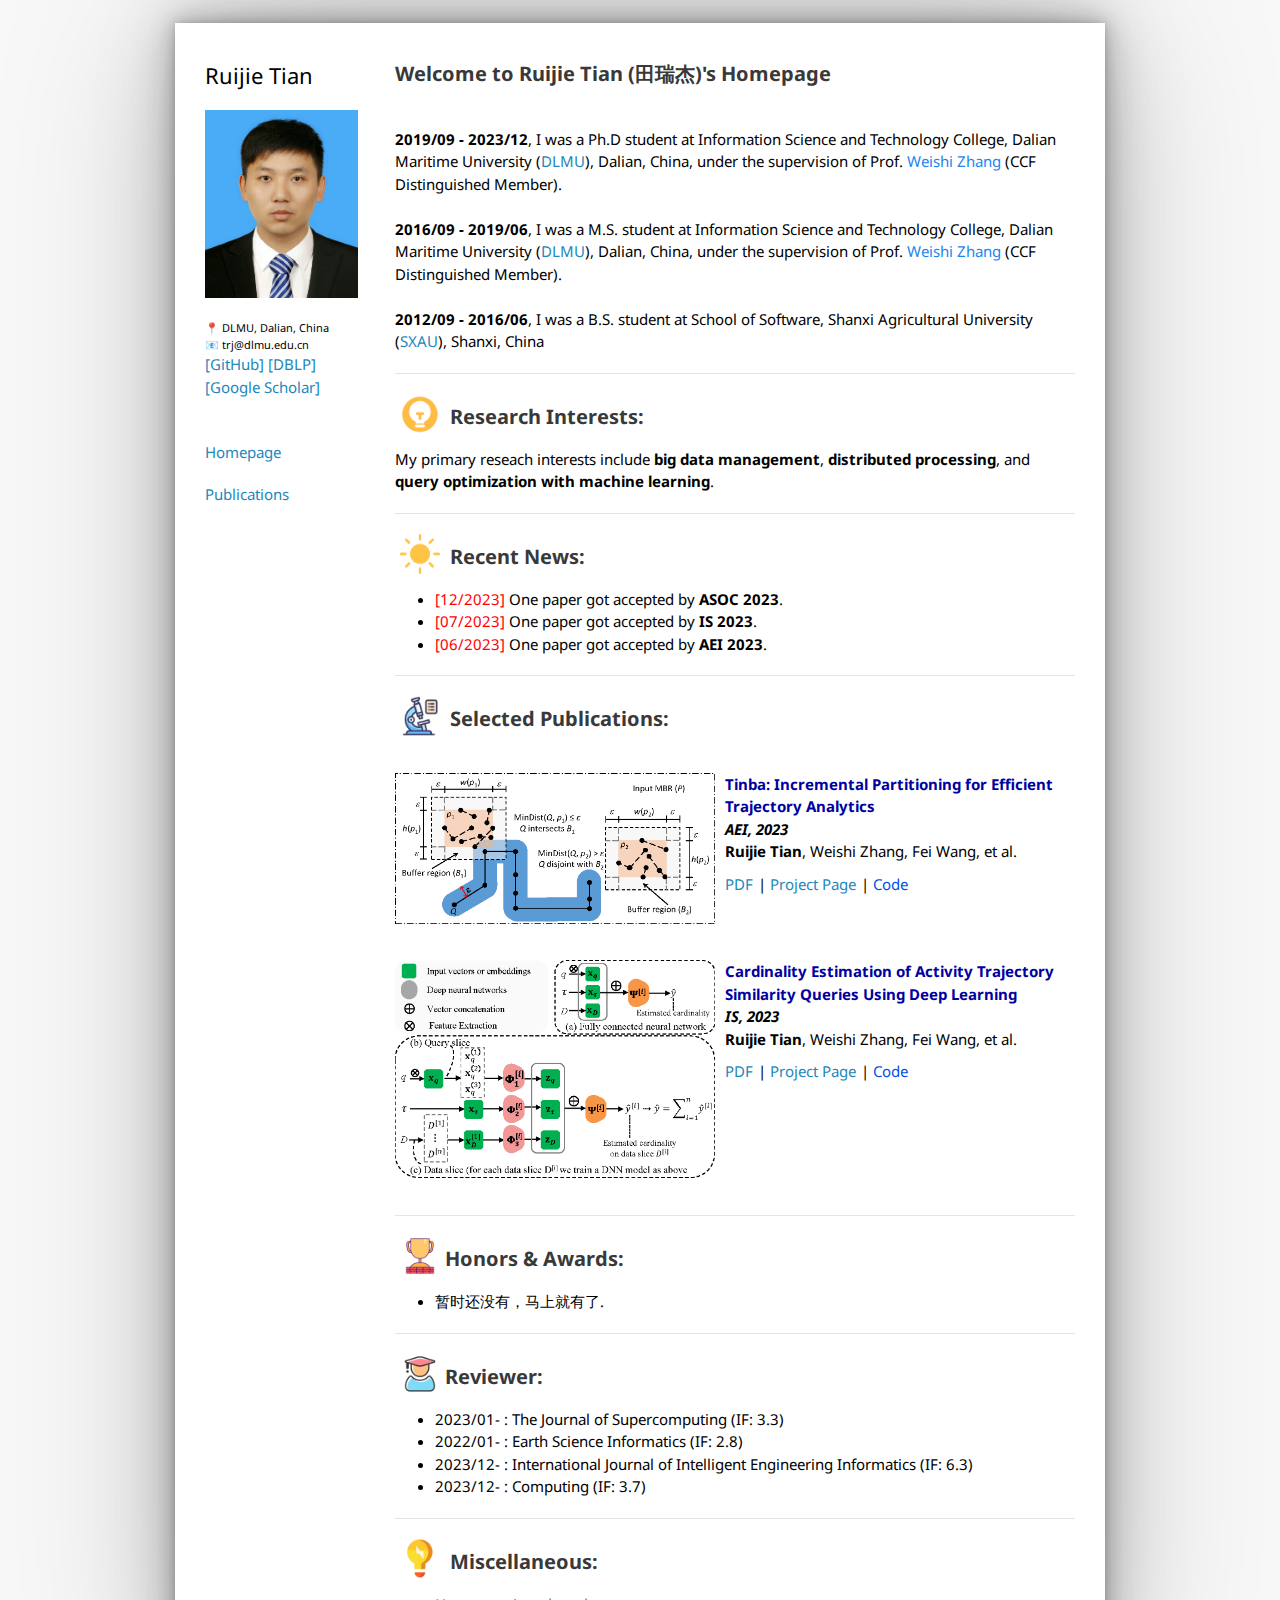
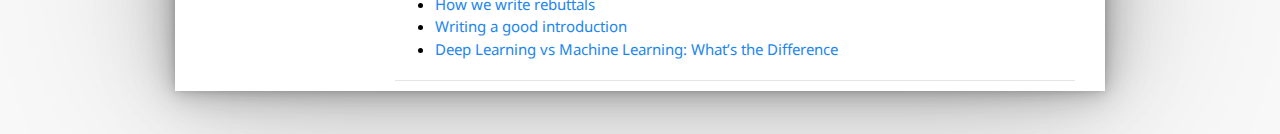
<file: index.html>
<!--<!doctype html>
<html>-->
<html xmlns="http://www.w3.org/1999/xhtml" xml:lang="en"><head><meta http-equiv="Content-Type" content="text/html; charset=UTF-8">

<!-- Meta tags for search engines to crawl -->
<meta name="robots" content="index,follow">
<head>
<!--  <link rel="Shortcut Icon" href="./logo/github.jpg" sizes=16x16  type="image/x-icon" />
 <link rel="Bookmark" href="./logo/github.jpg" sizes=16x16 type="image/x-icon" /> -->
<!--<meta charset="utf-8">
<meta http-equiv="X-UA-Compatible" content="chrome=1">-->
  <title>Ruijie Tian</title>
	<style>
@media screen and (max-device-width: 480px){
  body{
    -webkit-text-size-adjust: none;
  }
}

h1 { font-size : 34px; margin : 0; padding : 0; }
h2 { font-size : 20px; margin : 0; padding : 0; }
h3 { font-size : 18px; margin : 8; padding : 0; }
.title { width : 650px; margin : 20px auto; }
.container { width : 700px; margin : 20px auto; border-radius: 10px;  background-color : #fff; padding : 20px;  clear:both;}
#bio {
    padding-top : 40px;
}
#me { border : 0 solid black; margin-bottom : 50px; border-radius : 10px; }
#sidebar { margin-left : 25px; border : 0 solid black; float : right; margin-bottom : 0;}
a { text-decoration : none; }
a:hover { text-decoration : underline; }
a, a:visited { color : #0050e7; }
.publogo { width: 100 px; margin-right : 10px; float : left; border : 0;}
.publication { clear : left; padding-bottom : 0px; }
.publication p { height : 100px; padding-top : 0px; font-weight: normal;}
.publication strong a { color : #0000A0; }
.publication .links { position :relative ; top : 10px }
.publication .links a { margin-right : 5px; font-size: 15px; font-weight: normal}
.codelogo { margin-right : 10px; float : left; border : 0;}
.code { clear : left; padding-bottom : 10px; vertical-align :middle;} 
.code .download a { display : block; margin : 0 15px; float : left;}
.code strong a { color : #000; }
.external a { margin : 0 10px; }
.external a.first { margin : 0 10px 0 0; }
.view {font-size: 15px}
li, ul {font-weight: 20px;}
</style>
<link rel="stylesheet" href="stylesheets/styles.css">
<link rel="stylesheet" href="stylesheets/pygment_trac.css">
<meta name="viewport" content="width=device-width">
<script async="" src="./analytics.js"></script>
</head>
<body>

<div class="wrapper">
<table style="width:100%;max-width:900px;border:0px;border-spacing:0px;border-collapse:separate;margin-right:auto;margin-left:auto;background-color: white;box-shadow:
  0px 0px 4.1px rgba(0, 0, 0, 0.067),
  0px 0px 9.4px rgba(0, 0, 0, 0.095),
  0px 0px 16.9px rgba(0, 0, 0, 0.112),
  0px 0px 28.1px rgba(0, 0, 0, 0.125),
  0px 0px 46.3px rgba(0, 0, 0, 0.137),
  0px 0px 80.9px rgba(0, 0, 0, 0.153),
  0px 0px 175px rgba(0, 0, 0, 0.2)
;">


<header>
<h7>Ruijie Tian</h7><br></br>
<img src="sub_img/tianruijie_haishi.jpg" border="0" width="85%"></img><br></br>

<p style="font-size: 15px">
<small>📍 DLMU, Dalian, China</small><br>
<small>📧 trj@dlmu.edu.cn</small><br>
	
<a href="https://github.com/ruijietian/" target="_blank">[GitHub]</a>  
<a href="http://dblp.uni-trier.de/pers/hd/t/Tian:Ruijie" target="_blank">[DBLP]</a>  <br>
<a href="https://scholar.google.com/citations?user=V-iFPFIAAAAJ&hl=en" target="_blank">[Google Scholar]</a> <br>
</p> <br>
	
	
<p class="view"><a href="index.html">Homepage</a></p>
<p class="view"><a href="sub_publication.html">Publications</a></p>
<!-- <p class="view"><a href="datasets.html">Datasets</a></p> -->

	
<!--<p class="view"><a href="sub_projects.html">Projects</a></p>-->
</header>

<section>

<h2>
<a id="Biography-page" class="anchor" href="#biography-pages" aria-hidden="true"><span class="octicon octicon-link"></span></a>Welcome to Ruijie Tian (田瑞杰)'s Homepage</h2>
<p style="font-size: 15px">
<br><strong>2019/09 - 2023/12</strong>, I was a Ph.D student at Information Science and Technology College, Dalian Maritime University (<a href="https://www.dlmu.edu.cn" target="_blank">DLMU</a>), Dalian, China, under the supervision of Prof. <a href="https://dblp.uni-trier.de/pid/37/1705.html"><font color="#1C86EE">Weishi Zhang</font></a> (CCF Distinguished Member).</br>
<br><strong>2016/09 - 2019/06</strong>, I was a M.S. student at Information Science and Technology College, Dalian Maritime University (<a href="https://www.dlmu.edu.cn" target="_blank">DLMU</a>), Dalian, China, under the supervision of Prof. <a href="https://dblp.uni-trier.de/pid/37/1705.html"><font color="#1C86EE">Weishi Zhang</font></a> (CCF Distinguished Member).</br>
<br><strong>2012/09 - 2016/06</strong>, I was a B.S. student at School of Software, Shanxi Agricultural University (<a href="https://www.sxau.edu.cn" target="_blank">SXAU</a>), Shanxi, China</br>
</p>
<hr />
	 <!--  <div class="publication">
           <img src="./logo/IJCV.png" class="publogo" width="300 px">
            <p> 
                <strong>
                    <a href="">IJCV Special Issue (Extend to 1 August 2023)</a>
                </strong>
		  <br> 
		<em><b>Special Issue on Mobile Intelligent Photography and Imaging</b></em>
                <br> 
              Ruijie Tian, Mauricio Delbracio, Jinwei Gu, and Chen Change Loy
                <br>
                <span class="links">
		      <a href="https://www.springer.com/journal/11263/updates/23967724/">CFP</a>	
		      
                </span>
            </p>
          </div>
          <br>
          <br> -->

 <!-- <h2>
<a id="new-page" class="anchor" href="#new-page" aria-hidden="true"><span class="octicon octicon-link"></span></a>Open Positions:</h2>
<br><p><font color="blue">I am looking for PhD students and Master students who want to conduct
research and develop advanced deep learning algorithms for image and video enhancement and restoration, computational imaging, and image signal processor to join my research group at Nankai University (2023 Fall or 2024 Fall). I am also recruiting Research Associates and Final Year Project students.</font></p></br>
</ul>
<br> 	
</p>  -->

<h2>
<img src="logo/interests.png" style="-moz-background-size:100% 100%; background-size:100% 100%; width: 40px; height: 40px; position: relative; top: 10px; left: 5px; margin-right: 10px;"></img>
Research Interests:</h2>
<p style="font-size: 15px">My primary reseach interests include <strong> big data management</strong>, <strong>distributed processing</strong>, and <strong>query optimization with machine learning</strong>.
</p>
 <hr/>
 
<h2>
<img src="logo/sun.png" style="-moz-background-size:100% 100%; background-size:100% 100%; width: 40px; height: 40px; position: relative; top: 10px; left: 5px; margin-right: 10px;"></img>
Recent News:</h2>
<ul style="font-size: 15px">
<li> <font style="color:red">[12/2023]</font> One paper got accepted by <strong>ASOC 2023</strong>. </li>
<li> <font style="color:red">[07/2023]</font> One paper got accepted by <strong>IS 2023</strong>. </li>
<li> <font style="color:red">[06/2023]</font> One paper got accepted by <strong>AEI 2023</strong>.</li>

</ul>
<hr/>

<h2>
<img src="logo/publication.png" style="-moz-background-size:100% 100%; background-size:100% 100%; width: 40px; height: 40px; position: relative; top: 10px; left: 5px; margin-right: 10px;"></img>
Selected Publications:</h2>
<br>
<div class="publication">
         <!-- <video  muted="muted" width="300" class="publogo"   controls= "autoPlay" onended="this.currentTime = 0; this.play();" autoplay="" src="logo/backlit_demo.mp4"> <source src="logo/backlit_demo.mp4" type="video/mp4"></video>     -->
	<img src="logo/tinba.png" onmouseover="this.src='logo/tinba.png';" onmouseout="this.src='logo/tinba.png';" class="publogo"  width="320 px"></img>
	    <p> 
	               <strong>
                    <a href="#">Tinba: Incremental Partitioning for Efficient Trajectory Analytics</a>
                </strong>
		  <br> 
		<em><b>AEI, 2023 </b></em>
                <br> 
              <b>Ruijie Tian</b>, Weishi Zhang, Fei Wang, et al.
            </br>
                <span class="links">
                    <a href="PDF/Tinba_Incremental_Partitioning_for_Efficient_Trajectory_Analytics.pdf">PDF</a>| 
		    <a href="https://ruijietian.github.io/Tinba/">Project Page</a>| 	
                    <a href="">Code</a>
                </span>
            </p>
         </div>
          <br></br></br>

	<div class="publication">
         <!-- <video  muted="muted" width="300" class="publogo"   controls= "autoPlay" onended="this.currentTime = 0; this.play();" autoplay="" src="logo/backlit_demo.mp4"> <source src="logo/backlit_demo.mp4" type="video/mp4"></video>     -->
	<img src="logo/card.png" onmouseover="this.src='logo/card.png';" onmouseout="this.src='logo/card.png';" class="publogo"  width="320 px">
	<p>     
	
                <strong>
                    <a href="#">Cardinality Estimation of Activity Trajectory Similarity Queries Using Deep Learning</a>
                </strong>
		  <br> 
		<em><b>IS, 2023 </b></em>
                <br> 
              <b>Ruijie Tian</b>, Weishi Zhang, Fei Wang, et al. 
               </br>
                <span class="links">
                    <a href="#">PDF</a>| 
		    <a href="https://ruijietian.github.io/Tinba/">Project Page</a>| 	
                    <a href="">Code</a>
                </span>              
            </p>
              </div>
          </br></br></br></br></br></br>
<hr />

 <h2>
<img src="logo/award.png" style="-moz-background-size:100% 100%; background-size:100% 100%; width: 40px; height: 40px; position: relative; top: 10px; left: 5px; margin-right: 10px;"></img>Honors & Awards:</h2>
<ul style="font-size: 15px">
<li>暂时还没有，马上就有了.</li>
</ul>
<hr /> 


 <h2>
<img src="logo/reviewer.png" style="-moz-background-size:100% 100%; background-size:100% 100%; width: 40px; height: 40px; position: relative; top: 10px; left: 5px; margin-right: 10px;"></img>Reviewer:</h2>
<ul style="font-size: 15px">
<li>2023/01- : The Journal of Supercomputing (IF: 3.3)</li>
<li>2022/01- : Earth Science Informatics (IF: 2.8)</li>
<li>2023/12- : International Journal of Intelligent Engineering Informatics (IF: 6.3)</li>
<li>2023/12- : Computing (IF: 3.7)</li>
</ul>
<hr></hr>    
  
<h2>
<img src="logo/miscellaneous.png" style="-moz-background-size:100% 100%; background-size:100% 100%; width: 40px; height: 40px; position: relative; top: 10px; left: 5px; margin-right: 10px;"></img>
Miscellaneous:</h2>

<ul style="font-size: 15px">
<li><a href="https://deviparikh.medium.com/how-we-write-rebuttals-dc84742fece1/"><font color="#1C86EE">How we write rebuttals</font></a></li>
<li><a href="http://www-net.cs.umass.edu/kurose/writing/intro-style.html"><font color="#1C86EE">Writing a good introduction</font></a></li>
<li><a href="https://www.computer.org/publications/tech-news/trends/deep-learning-vs-machine-learning-whats-the-difference?source=cssocial"><font color="#1C86EE">Deep Learning vs Machine Learning: What’s the Difference</font></a></li>
</ul>
<hr></hr>
<div style="height:113x;width:200px;margin-left: 130px">
<center>
<script type='text/javascript' id='clustrmaps' src='//cdn.clustrmaps.com/map_v2.js?cl=ffffff&w=a&t=m&d=wTsTriKS8JNu7yhnKjK0LfdEaE2FiEN-Eh4qIkTWKQI'></script>
</center>
</div>
</section>
</table>
</div>

</body>
</html>
</file>
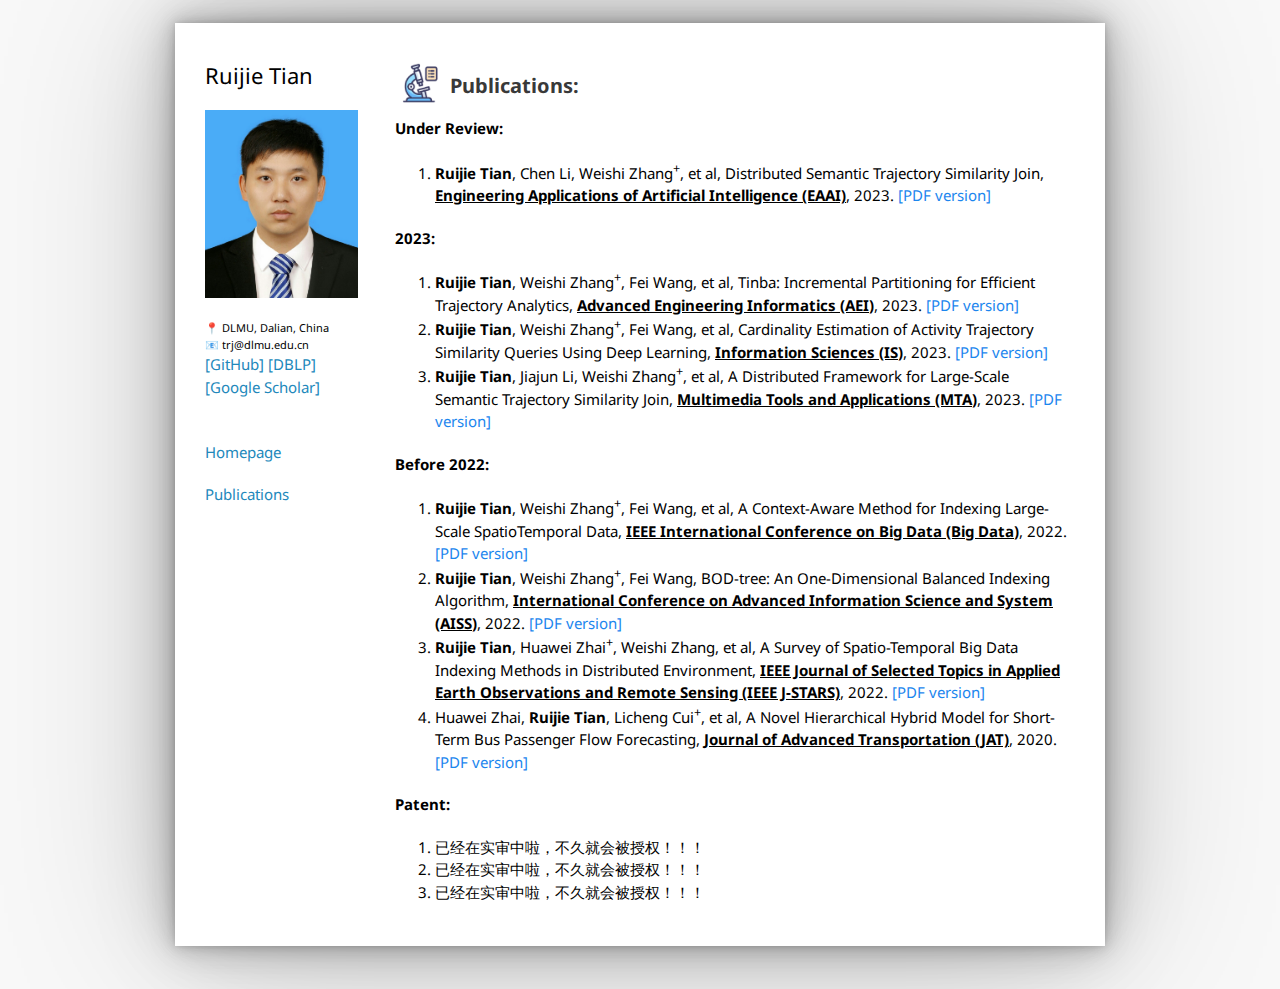
<file: sub_publication.html>
<!--<!doctype html>
<html>-->
<html xmlns="http://www.w3.org/1999/xhtml" xml:lang="en"><head><meta http-equiv="Content-Type" content="text/html; charset=UTF-8">

<!-- Meta tags for search engines to crawl -->
<meta name="robots" content="index,follow">
<head>
<!--  <link rel="Shortcut Icon" href="./logo/github.jpg" sizes=16x16  type="image/x-icon" />
 <link rel="Bookmark" href="./logo/github.jpg" sizes=16x16 type="image/x-icon" /> -->
<!--<meta charset="utf-8">
<meta http-equiv="X-UA-Compatible" content="chrome=1">-->
  <title>Ruijie Tian</title>
	<style>
@media screen and (max-device-width: 480px){
  body{
    -webkit-text-size-adjust: none;
  }
}
p { font-size : 15px; }
h1 { font-size : 34px; margin : 0; padding : 0; }
h2 { font-size : 20px; margin : 0; padding : 0; }
h3 { font-size : 18px; margin : 8; padding : 0; }
body { padding : 0; font-family : Arial; font-size : 15px; background-color : #fff; }
.title { width : 650px; margin : 20px auto; }
.container { width : 700px; margin : 20px auto; border-radius: 10px;  background-color : #fff; padding : 20px;  clear:both;}
#bio {
    padding-top : 40px;
}
#me { border : 0 solid black; margin-bottom : 50px; border-radius : 10px; }
#sidebar { margin-left : 25px; border : 0 solid black; float : right; margin-bottom : 0;}
a { text-decoration : none; }
a:hover { text-decoration : underline; }
a, a:visited { color : #0050e7; }
.publogo { width: 100 px; margin-right : 10px; float : left; border : 0;}
.publication { clear : left; padding-bottom : 0px; }
.publication p { height : 100px; padding-top : 0px; font-weight: normal;}
.publication strong a { color : #0000A0; }
.publication .links { position :relative ; top : 10px }
.publication .links a { margin-right : 5px; font-size: 15px; font-weight: normal}
.codelogo { margin-right : 10px; float : left; border : 0;}
.code { clear : left; padding-bottom : 10px; vertical-align :middle;} 
.code .download a { display : block; margin : 0 15px; float : left;}
.code strong a { color : #000; }
.external a { margin : 0 10px; }
.external a.first { margin : 0 10px 0 0; }
li, ul {font-weight: normal;}
</style>
<link rel="stylesheet" href="stylesheets/styles.css">
<link rel="stylesheet" href="stylesheets/pygment_trac.css">
<meta name="viewport" content="width=device-width">
<script async="" src="./analytics.js"></script>
</head>
<body>
<div class="wrapper">
<table style="width:100%;max-width:900px;border:0px;border-spacing:0px;border-collapse:separate;margin-right:auto;margin-left:auto;background-color: white;box-shadow:
  0px 0px 4.1px rgba(0, 0, 0, 0.067),
  0px 0px 9.4px rgba(0, 0, 0, 0.095),
  0px 0px 16.9px rgba(0, 0, 0, 0.112),
  0px 0px 28.1px rgba(0, 0, 0, 0.125),
  0px 0px 46.3px rgba(0, 0, 0, 0.137),
  0px 0px 80.9px rgba(0, 0, 0, 0.153),
  0px 0px 175px rgba(0, 0, 0, 0.2)
;">
<header>
<h7>Ruijie Tian</h7><br><br>
<div>
<img src="sub_img/tianruijie_haishi.jpg" border="0" width="85%"><br>
</div>
<br>

  
<p>
<small>📍 DLMU, Dalian, China</small><br>
<small>📧 trj@dlmu.edu.cn</small><br>

	
<a href="https://github.com/ruijietian/" target="_blank">[GitHub]</a>  
<a href="http://dblp.uni-trier.de/pers/hd/t/Tian:Ruijie" target="_blank">[DBLP]</a>  <br>
<a href="https://scholar.google.com/citations?user=V-iFPFIAAAAJ&hl=en" target="_blank">[Google Scholar]</a> <br>
</p> <br>
	
	
<p class="view"><a href="index.html">Homepage</a></p>
<p class="view"><a href="sub_publication.html">Publications</a></p>
<!-- <p class="view"><a href="datasets.html">Datasets</a></p> -->

	
<!--<p class="view"><a href="sub_projects.html">Projects</a></p>-->
</header>

<section style="font-size: 15px; padding-top: 30px" >

<h2>
<img src="logo/publication.png" style="-moz-background-size:100% 100%; background-size:100% 100%; width: 40px; height: 40px; position: relative; top: 10px; left: 5px; margin-right: 10px;"></img>
Publications:</h2>

<h4>
<a id="publications-J-pages" class="anchor" href="#publications-J-pages" aria-hidden="true"><span class="octicon octicon-link"></span></a>
Under Review:</h4>
<ol style="font-size: 15px">
<li> <strong>Ruijie Tian</strong>, Chen Li, Weishi Zhang<sup>+</sup>, et al, Distributed Semantic Trajectory Similarity Join, <strong><ud2>Engineering Applications of Artificial Intelligence (EAAI)</ud2></strong>, 2023. <a href="" target="_blank"><font color="#1C86EE">[PDF version]</font></a><a href="" target="_blank"></a></li>  
</ol> 


<h4>
<a id="publications-J-pages" class="anchor" href="#publications-J-pages" aria-hidden="true"><span class="octicon octicon-link"></span></a>
2023:</h4>
<ol style="font-size: 15px">
<li> <strong>Ruijie Tian</strong>, Weishi Zhang<sup>+</sup>, Fei Wang, et al, Tinba: Incremental Partitioning for Efficient Trajectory Analytics, <strong><ud2>Advanced Engineering Informatics (AEI)</ud2></strong>, 2023. <a href="PDF/Tinba_Incremental_Partitioning_for_Efficient_Trajectory_Analytics.pdf" target="_blank"><font color="#1C86EE">[PDF version]</font></a><a href="" target="_blank"></a></li>  
<li> <strong>Ruijie Tian</strong>, Weishi Zhang<sup>+</sup>, Fei Wang, et al, Cardinality Estimation of Activity Trajectory Similarity Queries Using Deep Learning, <strong><ud2>Information Sciences (IS)</ud2></strong>, 2023. <a href="" target="_blank"><font color="#1C86EE">[PDF version]</font></a><a href="" target="_blank"></a></li>  
<li> <strong>Ruijie Tian</strong>, Jiajun Li, Weishi Zhang<sup>+</sup>, et al, A Distributed Framework for Large-Scale Semantic Trajectory Similarity Join, <strong><ud2>Multimedia Tools and Applications (MTA)</ud2></strong>, 2023. <a href="https://link.springer.com/content/pdf/10.1007/s11042-023-15236-w.pdf" target="_blank"><font color="#1C86EE">[PDF version]</font></a><a href="" target="_blank"></a></li>  
</ol>  

<h4>
<a id="publications-J-pages" class="anchor" href="#publications-J-pages" aria-hidden="true"><span class="octicon octicon-link"></span></a>Before 2022:</h4>

<ol>
<li> <strong>Ruijie Tian</strong>, Weishi Zhang<sup>+</sup>, Fei Wang, et al, A Context-Aware Method for Indexing Large-Scale SpatioTemporal Data, <strong><ud2>IEEE International Conference on Big Data (Big Data)</ud2></strong>, 2022. <a href="https://ieeexplore.ieee.org/stampPDF/getPDF.jsp?tp=&arnumber=10020916&ref=aHR0cHM6Ly9pZWVleHBsb3JlLmllZWUub3JnL2RvY3VtZW50LzEwMDIwOTE2" target="_blank"><font color="#1C86EE">[PDF version]</font></a><a href="" target="_blank"></a></li>  
<li> <strong>Ruijie Tian</strong>, Weishi Zhang<sup>+</sup>, Fei Wang, BOD-tree: An One-Dimensional Balanced Indexing Algorithm, <strong><ud2>International Conference on Advanced Information Science and System (AISS)</ud2></strong>, 2022. <a href="https://dl.acm.org/doi/pdf/10.1145/3573834.3574493" target="_blank"><font color="#1C86EE">[PDF version]</font></a><a href="" target="_blank"></a></li>  
<li> <strong>Ruijie Tian</strong>, Huawei Zhai<sup>+</sup>, Weishi Zhang, et al, A Survey of Spatio-Temporal Big Data Indexing Methods in Distributed Environment, <strong><ud2>IEEE Journal of Selected Topics in Applied Earth Observations and Remote Sensing (IEEE J-STARS)</ud2></strong>, 2022. <a href="https://ieeexplore.ieee.org/ielx7/4609443/9656571/09779567.pdf?tp=&arnumber=9779567&isnumber=9656571&ref=aHR0cHM6Ly9pZWVleHBsb3JlLmllZWUub3JnL3NlYXJjaC9zZWFyY2hyZXN1bHQuanNwP25ld3NlYXJjaD10cnVlJnF1ZXJ5VGV4dD1ydWlqaWUlMjB0aWFuJnNlYXJjaFdpdGhpbj0lMjJQdWJsaWNhdGlvbiUyME51bWJlciUyMjo0NjA5NDQz" target="_blank"><font color="#1C86EE">[PDF version]</font></a><a href="" target="_blank"></a></li>  
<li> Huawei Zhai, <strong>Ruijie Tian</strong>, Licheng Cui<sup>+</sup>, et al, A Novel Hierarchical Hybrid Model for Short-Term Bus Passenger Flow Forecasting, <strong><ud2>Journal of Advanced Transportation (JAT)</ud2></strong>, 2020. <a href="https://downloads.hindawi.com/journals/jat/2020/7917353.pdf?_gl=1*ckr5i3*_ga*OTYxODg3OTYxLjE2ODY5MTcwNzQ.*_ga_NF5QFMJT5V*MTY4OTczNDA1OC40LjEuMTY4OTczNDA2My41NS4wLjA.&_ga=2.201117802.559383890.1689734058-961887961.1686917074" target="_blank"><font color="#1C86EE">[PDF version]</font></a><a href="" target="_blank"></a></li>  

</ol> 
  
<h4>
<a id="publications-J-pages" class="anchor" href="#publications-J-pages" aria-hidden="true"><span class="octicon octicon-link"></span></a>Patent:</h4>
<ol>
  <!--
<li> <strong>China Patent</strong> ZL 2016 1 0606187.9 <a href="https://github.com/Li-Chongyi/PAPERS/blob/master/%E5%8F%91%E6%98%8E%E4%B8%93%E5%88%A9%E8%AF%81%E4%B9%A6-%E4%B8%80%E7%A7%8D%E5%9F%BA%E4%BA%8E%E6%9C%80%E4%BC%98%E5%8C%96%E9%A2%9C%E8%89%B2%E4%BF%AE%E6%AD%A3%E5%92%8C%E5%9B%9E%E5%BD%92%E6%A8%A1%E5%9E%8B%E7%9A%84%E6%B0%B4%E4%B8%8B%E5%9B%BE%E5%83%8F%E5%A4%8D%E5%8E%9F%E6%96%B9%E6%B3%95.jpg" target="_blank"><font color="#1C86EE">[PDF]</font></a> </li>
<li> <strong>China Patent</strong> ZL 2016 1 1028224.9 <a href="https://github.com/Li-Chongyi/PAPERS/blob/master/%E5%8F%91%E6%98%8E%E4%B8%93%E5%88%A9%E8%AF%81%E4%B9%A6-%E5%9F%BA%E4%BA%8E%E5%8D%B7%E7%A7%AF%E7%A5%9E%E7%BB%8F%E7%BD%91%E7%BB%9C%E5%92%8C%E5%85%88%E9%AA%8C%E4%BF%A1%E6%81%AF%E7%9A%84%E5%9B%BE%E5%83%8F%E5%8E%BB%E9%9B%BE%E6%96%B9%E6%B3%95.pdf" target="_blank"><font color="#1C86EE">[PDF]</font></a> </li>
<li> <strong>China Patent</strong> ZL 2016 1 0244589.9 <a href="https://github.com/Li-Chongyi/PAPERS/blob/master/%E5%8F%91%E6%98%8E%E4%B8%93%E5%88%A9%E8%AF%81%E4%B9%A6_%E4%B8%80%E7%A7%8D%E7%AB%8B%E4%BD%93%E8%A7%86%E8%A7%89%E6%98%BE%E8%91%97%E6%80%A7%E6%A3%80%E6%B5%8B%E6%96%B9%E6%B3%95.pdf" target="_blank"><font color="#1C86EE">[PDF]</font></a> </li>
-->
<li>已经在实审中啦，不久就会被授权！！！</li>
 <li>已经在实审中啦，不久就会被授权！！！</li>
 <li>已经在实审中啦，不久就会被授权！！！</li>
</ol>
<br>
</section>
</table>
</div>
<script src="../javascripts/scale.fix.js"></script>
</body>
</html>
</file>
<file: stylesheets/styles.css>
@import url(https://fonts.googleapis.com/css?family=Noto+Sans:400,400italic,700italic,700);

body {
  background-color: rgb(248, 248, 248);
  padding:15px;
  font: 15px/1.5 "Noto Sans", "Helvetica Neue", Helvetica, Arial, sans-serif;
  color:#000;
  font-weight:400;
}
ud {
  font-size: 12px;
  text-decoration: underline;
}
ud2 {
  text-decoration: underline;
}
h1, h2, h3, h4, h5, h6, h7 {
  color:#000;
  margin:0 0 20px;
}

p, ul, ol, table, pre, dl {
  margin:0 0 20px;
}

h1, h2, h3, h7 {
  line-height:1.1;
}

h1 {
  font-size:28px;
}

h7 {
  font-size:22px;
}

h2 {
  color:#393939;
}

h3, h4, h5, h6 {
  color:#000;
}

a {
  color:#28b;
  text-decoration:none;
}

a:hover {
  color:#069;
}

a small {
  font-size:11px;
  color:#777;
  margin-top:-0.3em;
  display:block;
}

a:hover small {
  color:#777;
}

.wrapper {
  width:930px;
  border:0px;
  border-spacing:0px;
  border-collapse:separate;
  margin-right:auto;
  margin-left:auto;
  background-color: white;
  box-shadow:
  0px 0px 4.1px rgba(0, 0, 0, 0.067),
  0px 0px 9.4px rgba(0, 0, 0, 0.095),
  0px 0px 16.9px rgba(0, 0, 0, 0.112),
  0px 0px 28.1px rgba(0, 0, 0, 0.125),
  0px 0px 46.3px rgba(0, 0, 0, 0.137),
  0px 0px 80.9px rgba(0, 0, 0, 0.153),
  0px 0px 175px rgba(0, 0, 0, 0.2)
;
}

blockquote {
  border-left:1px solid #e5e5e5;
  margin:0;
  padding:0 0 0 20px;
  font-style:italic;
}

code, pre {
  font-family:Monaco, Bitstream Vera Sans Mono, Lucida Console, Terminal, Consolas, Liberation Mono, DejaVu Sans Mono, Courier New, monospace;
  color:#333;
  font-size:12px;
}

pre {
  padding:8px 15px;
  background: #f8f8f8;
  border-radius:5px;
  border:1px solid #e5e5e5;
  overflow-x: auto;
}

table {
  
}

th, td {
  text-align:left
  padding:5px 10px;
  border-bottom:1px solid #e5e5e5;
}

dt {
  color:#444;
  font-weight:700;
}

th {
  color:#444;
}

img {
  max-width:100%;
}

header {
  width:180px;
  float:left;
  -webkit-font-smoothing:subpixel-antialiased;
  padding-left: 30px;
  padding-top:40px;
}

header ul {
  list-style:none;
  height:40px;
  padding:0;
  background: #f4f4f4;
  border-radius:5px;
  border:1px solid #e0e0e0;
  width:180px;
}

header li {
  width:59px;
  float:left;
  border-right:1px solid #e0e0e0;
  height:40px;
}

header li:first-child a {
  border-radius:5px 0 0 5px;
}

header li:last-child a {
  border-radius:0 5px 5px 0;
}

header ul a {
  line-height:1;
  font-size:10px;
  color:#28c;
  display:block;
  text-align:center;
  padding-top:6px;
  height:34px;
}

header ul a:hover {
  color:#999;
}

header ul a:active {
  background-color:#f0f0f0;
}

strong {
  font-weight:700;
}

header ul li + li + li {
  border-right:none;
  width:59px;
}

header ul a strong {
  font-size:12px;
  display:block;
  color:#222;
}

section {
  width:680px;
  float:right;
  padding-top:40px;
  margin-right:30px;
 
}


small {
  font-size:11px;
}

hr {
  border:0;
  background:#e5e5e5;
  height:1px;
  margin:0 0 10px;
}

footer {
  width:180px;
  float:left;
  position:fixed;
  bottom:50px;
  -webkit-font-smoothing:subpixel-antialiased;
}

@media print, screen and (max-width: 960px) {

  div.wrapper {
    width:auto;
    margin:0;
  }

  header, section, footer {
    float:none;
    position:static;
    width:auto;
  }

  header {
    padding-right:320px;
  }

  section {
    border:1px solid #e5e5e5;
    border-width:1px 0;
    padding:20px 0;
    margin:0 0 20px;
  }

  header a small {
    display:inline;
  }

  header ul {
    position:absolute;
    right:50px;
    top:52px;
  }
}

@media print, screen and (max-width: 720px) {
  body {
    word-wrap:break-word;
  }

  header {
    padding:0;
  }

  header ul, header p.view {
    position:static;
  }

  pre, code {
    word-wrap:normal;
  }
}

@media print, screen and (max-width: 480px) {
  body {
    padding:15px;
  }

  header ul {
    width:99%;
  }

  header li, header ul li + li + li {
    width:33%;
  }
}

@media print {
  body {
    padding:0.4in;
    font-size:12pt;
    color:#444;
  }
}
</file>
<file: stylesheets/pygment_trac.css>
.highlight  { background: #ffffff; }
.highlight .c { color: #999988; font-style: italic } /* Comment */
.highlight .err { color: #a61717; background-color: #e3d2d2 } /* Error */
.highlight .k { font-weight: bold } /* Keyword */
.highlight .o { font-weight: bold } /* Operator */
.highlight .cm { color: #999988; font-style: italic } /* Comment.Multiline */
.highlight .cp { color: #999999; font-weight: bold } /* Comment.Preproc */
.highlight .c1 { color: #999988; font-style: italic } /* Comment.Single */
.highlight .cs { color: #999999; font-weight: bold; font-style: italic } /* Comment.Special */
.highlight .gd { color: #000000; background-color: #ffdddd } /* Generic.Deleted */
.highlight .gd .x { color: #000000; background-color: #ffaaaa } /* Generic.Deleted.Specific */
.highlight .ge { font-style: italic } /* Generic.Emph */
.highlight .gr { color: #aa0000 } /* Generic.Error */
.highlight .gh { color: #999999 } /* Generic.Heading */
.highlight .gi { color: #000000; background-color: #ddffdd } /* Generic.Inserted */
.highlight .gi .x { color: #000000; background-color: #aaffaa } /* Generic.Inserted.Specific */
.highlight .go { color: #888888 } /* Generic.Output */
.highlight .gp { color: #555555 } /* Generic.Prompt */
.highlight .gs { font-weight: bold } /* Generic.Strong */
.highlight .gu { color: #800080; font-weight: bold; } /* Generic.Subheading */
.highlight .gt { color: #aa0000 } /* Generic.Traceback */
.highlight .kc { font-weight: bold } /* Keyword.Constant */
.highlight .kd { font-weight: bold } /* Keyword.Declaration */
.highlight .kn { font-weight: bold } /* Keyword.Namespace */
.highlight .kp { font-weight: bold } /* Keyword.Pseudo */
.highlight .kr { font-weight: bold } /* Keyword.Reserved */
.highlight .kt { color: #445588; font-weight: bold } /* Keyword.Type */
.highlight .m { color: #009999 } /* Literal.Number */
.highlight .s { color: #d14 } /* Literal.String */
.highlight .na { color: #008080 } /* Name.Attribute */
.highlight .nb { color: #0086B3 } /* Name.Builtin */
.highlight .nc { color: #445588; font-weight: bold } /* Name.Class */
.highlight .no { color: #008080 } /* Name.Constant */
.highlight .ni { color: #800080 } /* Name.Entity */
.highlight .ne { color: #990000; font-weight: bold } /* Name.Exception */
.highlight .nf { color: #990000; font-weight: bold } /* Name.Function */
.highlight .nn { color: #555555 } /* Name.Namespace */
.highlight .nt { color: #000080 } /* Name.Tag */
.highlight .nv { color: #008080 } /* Name.Variable */
.highlight .ow { font-weight: bold } /* Operator.Word */
.highlight .w { color: #bbbbbb } /* Text.Whitespace */
.highlight .mf { color: #009999 } /* Literal.Number.Float */
.highlight .mh { color: #009999 } /* Literal.Number.Hex */
.highlight .mi { color: #009999 } /* Literal.Number.Integer */
.highlight .mo { color: #009999 } /* Literal.Number.Oct */
.highlight .sb { color: #d14 } /* Literal.String.Backtick */
.highlight .sc { color: #d14 } /* Literal.String.Char */
.highlight .sd { color: #d14 } /* Literal.String.Doc */
.highlight .s2 { color: #d14 } /* Literal.String.Double */
.highlight .se { color: #d14 } /* Literal.String.Escape */
.highlight .sh { color: #d14 } /* Literal.String.Heredoc */
.highlight .si { color: #d14 } /* Literal.String.Interpol */
.highlight .sx { color: #d14 } /* Literal.String.Other */
.highlight .sr { color: #009926 } /* Literal.String.Regex */
.highlight .s1 { color: #d14 } /* Literal.String.Single */
.highlight .ss { color: #990073 } /* Literal.String.Symbol */
.highlight .bp { color: #999999 } /* Name.Builtin.Pseudo */
.highlight .vc { color: #008080 } /* Name.Variable.Class */
.highlight .vg { color: #008080 } /* Name.Variable.Global */
.highlight .vi { color: #008080 } /* Name.Variable.Instance */
.highlight .il { color: #009999 } /* Literal.Number.Integer.Long */

.type-csharp .highlight .k { color: #0000FF }
.type-csharp .highlight .kt { color: #0000FF }
.type-csharp .highlight .nf { color: #000000; font-weight: normal }
.type-csharp .highlight .nc { color: #2B91AF }
.type-csharp .highlight .nn { color: #000000 }
.type-csharp .highlight .s { color: #A31515 }
.type-csharp .highlight .sc { color: #A31515 }
</file>
